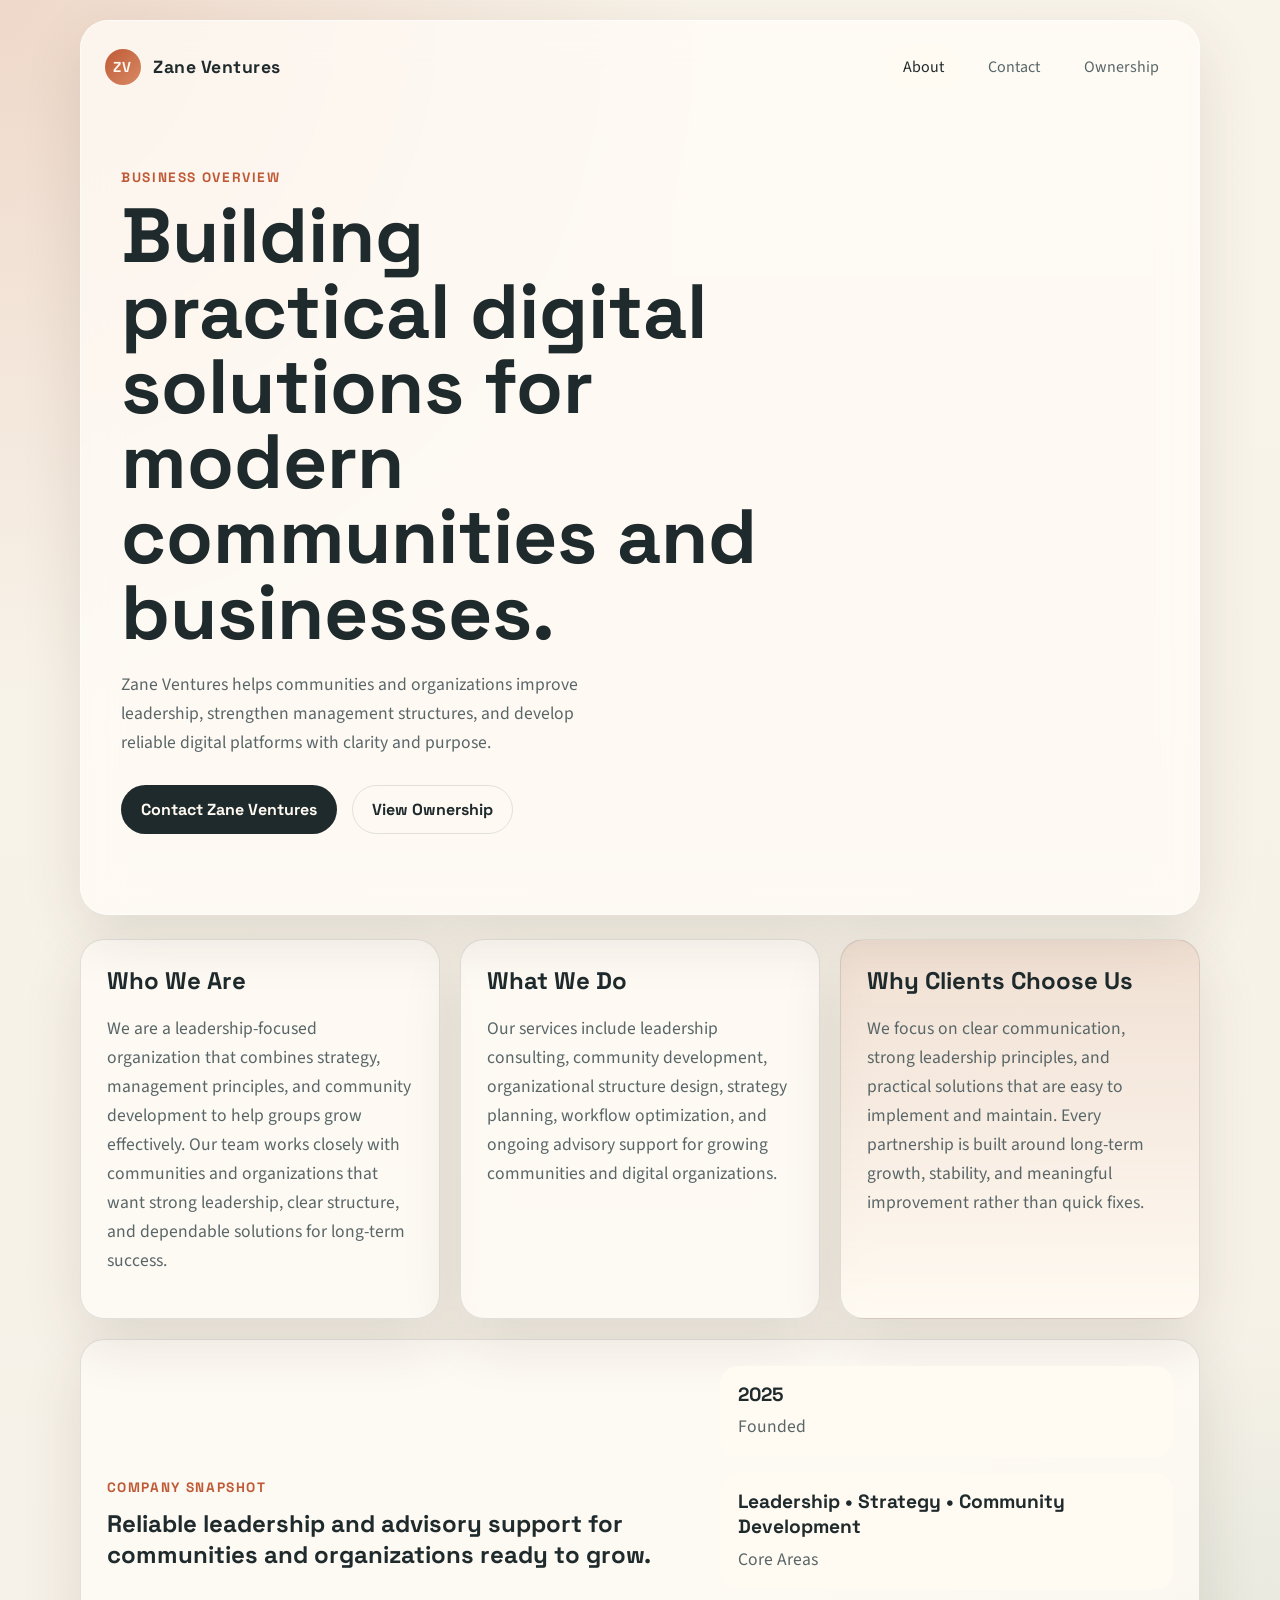
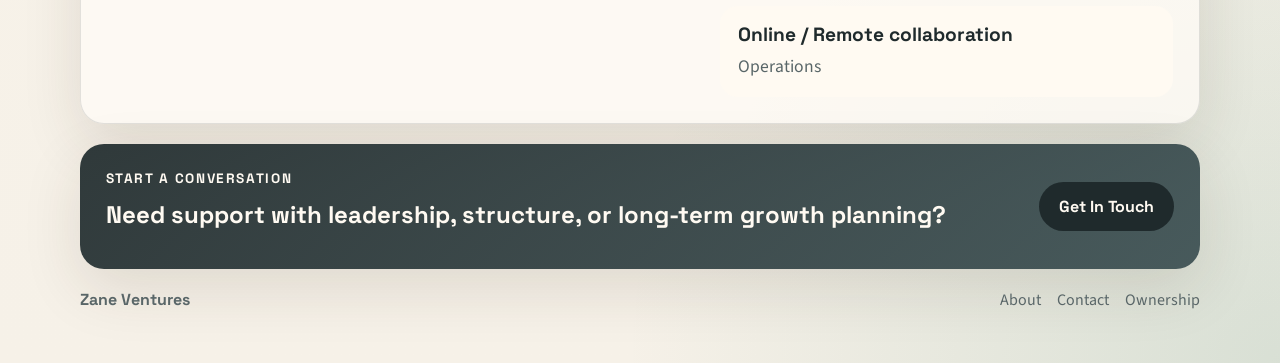
<file: index.html>
<!DOCTYPE html>
<html lang="en">
<head>
  <meta charset="UTF-8">
  <meta name="viewport" content="width=device-width, initial-scale=1.0">
  <title>Zane Ventures | General Information</title>
  <meta name="description" content="Zane Ventures provides leadership consulting, strategy, community development, and advisory support for growing organizations.">
  <link rel="preconnect" href="https://fonts.googleapis.com">
  <link rel="preconnect" href="https://fonts.gstatic.com" crossorigin>
  <link href="https://fonts.googleapis.com/css2?family=Space+Grotesk:wght@400;500;700&family=Source+Sans+3:wght@400;600&display=swap" rel="stylesheet">
  <link rel="stylesheet" href="styles.css">
</head>
<body>
  <div class="page-shell">
    <header class="hero">
      <nav class="site-nav">
        <a class="brand" href="index.html">
          <span class="brand-mark">ZV</span>
          <span>Zane Ventures</span>
        </a>
        <div class="nav-links">
          <a class="active" href="index.html">About</a>
          <a href="contact.html">Contact</a>
          <a href="ownership.html">Ownership</a>
        </div>
      </nav>

      <section class="hero-copy">
        <p class="eyebrow">Business Overview</p>
        <h1>Building practical digital solutions for modern communities and businesses.</h1>
        <p class="lead">
          Zane Ventures helps communities and organizations improve leadership, strengthen management
          structures, and develop reliable digital platforms with clarity and purpose.
        </p>
        <div class="hero-actions">
          <a class="button button-primary" href="contact.html">Contact Zane Ventures</a>
          <a class="button button-secondary" href="ownership.html">View Ownership</a>
        </div>
      </section>
    </header>

    <main>
      <section class="info-grid">
        <article class="card">
          <h2>Who We Are</h2>
          <p>
            We are a leadership-focused organization that combines strategy, management principles,
            and community development to help groups grow effectively. Our team works closely with
            communities and organizations that want strong leadership, clear structure, and dependable
            solutions for long-term success.
          </p>
        </article>

        <article class="card">
          <h2>What We Do</h2>
          <p>
            Our services include leadership consulting, community development, organizational structure
            design, strategy planning, workflow optimization, and ongoing advisory support for growing
            communities and digital organizations.
          </p>
        </article>

        <article class="card accent-card">
          <h2>Why Clients Choose Us</h2>
          <p>
            We focus on clear communication, strong leadership principles, and practical solutions that
            are easy to implement and maintain. Every partnership is built around long-term growth,
            stability, and meaningful improvement rather than quick fixes.
          </p>
        </article>
      </section>

      <section class="highlight">
        <div>
          <p class="eyebrow">Company Snapshot</p>
          <h2>Reliable leadership and advisory support for communities and organizations ready to grow.</h2>
        </div>
        <div class="stats">
          <div>
            <strong>2025</strong>
            <span>Founded</span>
          </div>
          <div>
            <strong>Leadership &bull; Strategy &bull; Community Development</strong>
            <span>Core Areas</span>
          </div>
          <div>
            <strong>Online / Remote collaboration</strong>
            <span>Operations</span>
          </div>
        </div>
      </section>

      <section class="cta-strip">
        <div>
          <p class="eyebrow">Start A Conversation</p>
          <h2>Need support with leadership, structure, or long-term growth planning?</h2>
        </div>
        <a class="button button-primary" href="contact.html">Get In Touch</a>
      </section>
    </main>

    <footer class="site-footer">
      <p>Zane Ventures</p>
      <div>
        <a href="index.html">About</a>
        <a href="contact.html">Contact</a>
        <a href="ownership.html">Ownership</a>
      </div>
    </footer>
  </div>
</body>
</html>
</file>
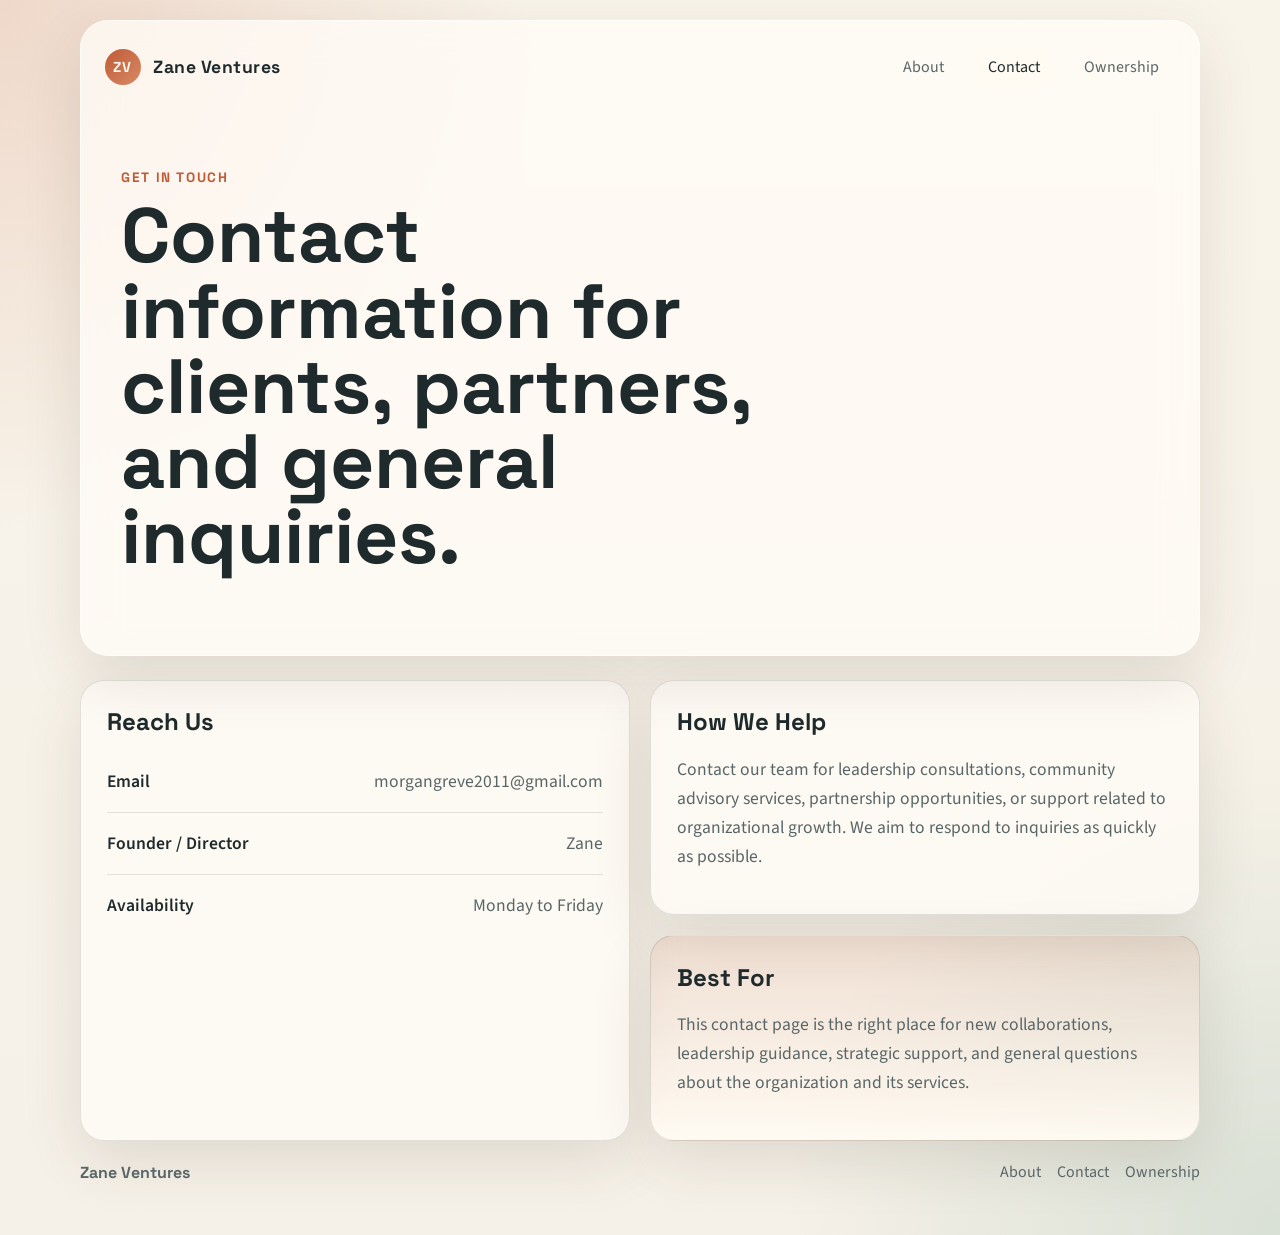
<file: contact.html>
<!DOCTYPE html>
<html lang="en">
<head>
  <meta charset="UTF-8">
  <meta name="viewport" content="width=device-width, initial-scale=1.0">
  <title>Zane Ventures | Contact Information</title>
  <meta name="description" content="Contact Zane Ventures for leadership consultations, advisory services, and partnership opportunities.">
  <link rel="preconnect" href="https://fonts.googleapis.com">
  <link rel="preconnect" href="https://fonts.gstatic.com" crossorigin>
  <link href="https://fonts.googleapis.com/css2?family=Space+Grotesk:wght@400;500;700&family=Source+Sans+3:wght@400;600&display=swap" rel="stylesheet">
  <link rel="stylesheet" href="styles.css">
</head>
<body>
  <div class="page-shell">
    <header class="subpage-header">
      <nav class="site-nav">
        <a class="brand" href="index.html">
          <span class="brand-mark">ZV</span>
          <span>Zane Ventures</span>
        </a>
        <div class="nav-links">
          <a href="index.html">About</a>
          <a class="active" href="contact.html">Contact</a>
          <a href="ownership.html">Ownership</a>
        </div>
      </nav>

      <section class="subpage-copy">
        <p class="eyebrow">Get In Touch</p>
        <h1>Contact information for clients, partners, and general inquiries.</h1>
      </section>
    </header>

    <main>
      <section class="contact-layout">
        <article class="card contact-card">
          <h2>Reach Us</h2>
          <ul class="contact-list">
            <li><span>Email</span><a href="mailto:morgangreve2011@gmail.com">morgangreve2011@gmail.com</a></li>
            <li><span>Founder / Director</span><span>Zane</span></li>
            <li><span>Availability</span><span>Monday to Friday</span></li>
          </ul>
        </article>

        <article class="card">
          <h2>How We Help</h2>
          <p>
            Contact our team for leadership consultations, community advisory services, partnership
            opportunities, or support related to organizational growth. We aim to respond to inquiries
            as quickly as possible.
          </p>
        </article>

        <article class="card accent-card">
          <h2>Best For</h2>
          <p>
            This contact page is the right place for new collaborations, leadership guidance,
            strategic support, and general questions about the organization and its services.
          </p>
        </article>
      </section>
    </main>

    <footer class="site-footer">
      <p>Zane Ventures</p>
      <div>
        <a href="index.html">About</a>
        <a href="contact.html">Contact</a>
        <a href="ownership.html">Ownership</a>
      </div>
    </footer>
  </div>
</body>
</html>
</file>
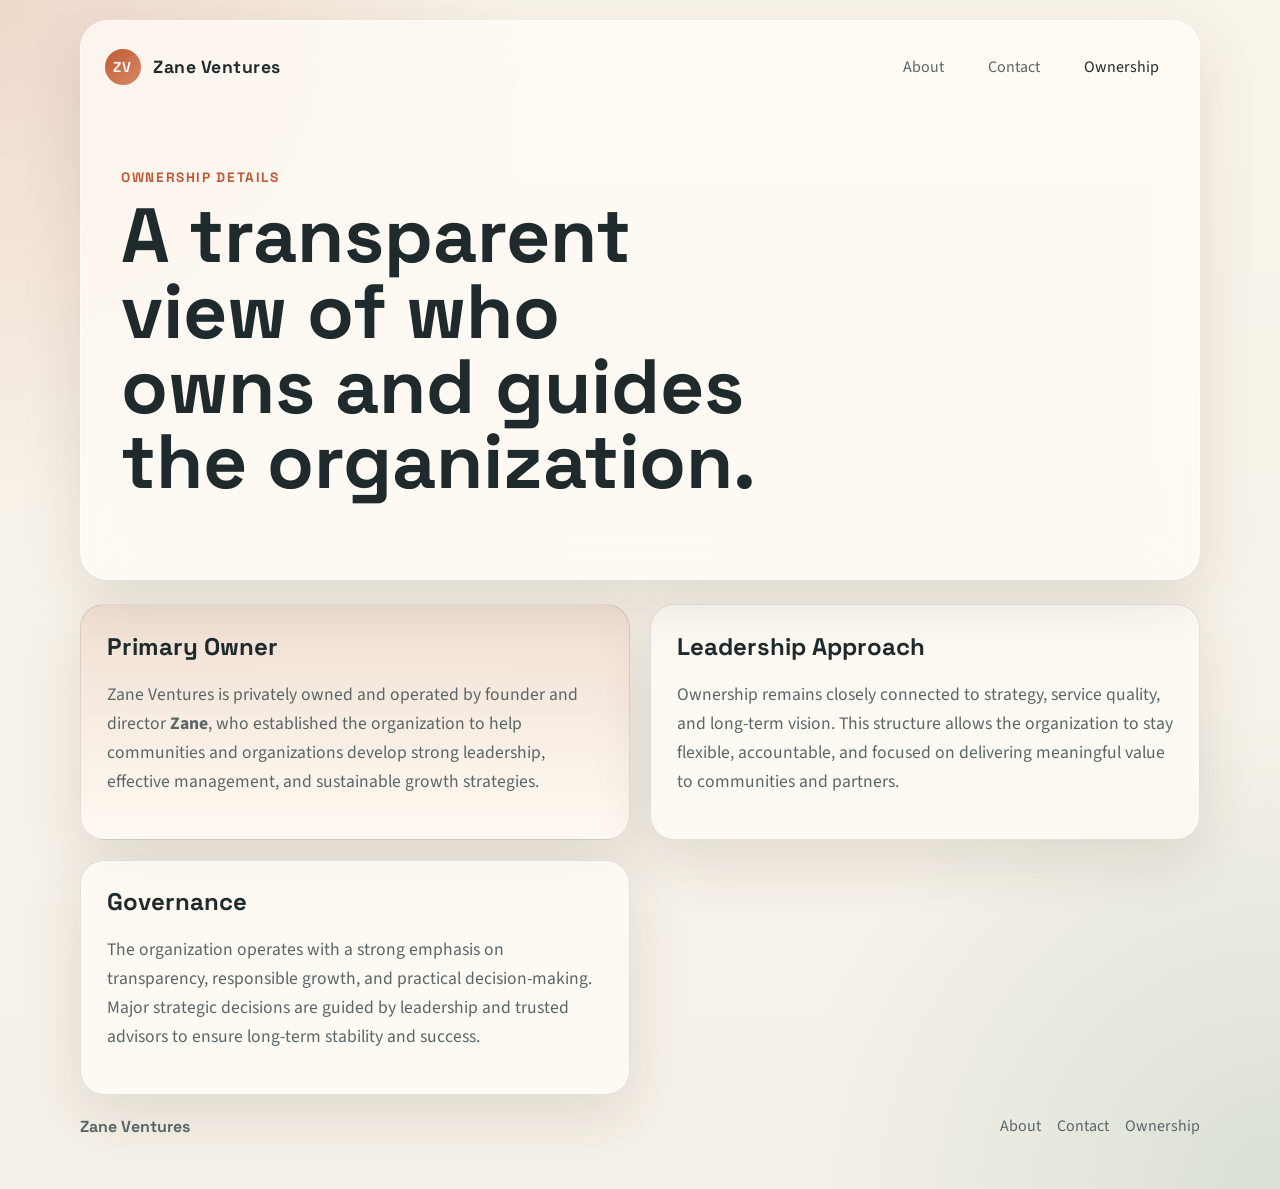
<file: ownership.html>
<!DOCTYPE html>
<html lang="en">
<head>
  <meta charset="UTF-8">
  <meta name="viewport" content="width=device-width, initial-scale=1.0">
  <title>Zane Ventures | Company Ownership</title>
  <meta name="description" content="Learn who owns and guides Zane Ventures and how the organization approaches leadership and governance.">
  <link rel="preconnect" href="https://fonts.googleapis.com">
  <link rel="preconnect" href="https://fonts.gstatic.com" crossorigin>
  <link href="https://fonts.googleapis.com/css2?family=Space+Grotesk:wght@400;500;700&family=Source+Sans+3:wght@400;600&display=swap" rel="stylesheet">
  <link rel="stylesheet" href="styles.css">
</head>
<body>
  <div class="page-shell">
    <header class="subpage-header">
      <nav class="site-nav">
        <a class="brand" href="index.html">
          <span class="brand-mark">ZV</span>
          <span>Zane Ventures</span>
        </a>
        <div class="nav-links">
          <a href="index.html">About</a>
          <a href="contact.html">Contact</a>
          <a class="active" href="ownership.html">Ownership</a>
        </div>
      </nav>

      <section class="subpage-copy">
        <p class="eyebrow">Ownership Details</p>
        <h1>A transparent view of who owns and guides the organization.</h1>
      </section>
    </header>

    <main>
      <section class="ownership-layout">
        <article class="card accent-card">
          <h2>Primary Owner</h2>
          <p>
            Zane Ventures is privately owned and operated by founder and director <strong>Zane</strong>,
            who established the organization to help communities and organizations develop strong
            leadership, effective management, and sustainable growth strategies.
          </p>
        </article>

        <article class="card">
          <h2>Leadership Approach</h2>
          <p>
            Ownership remains closely connected to strategy, service quality, and long-term vision.
            This structure allows the organization to stay flexible, accountable, and focused on
            delivering meaningful value to communities and partners.
          </p>
        </article>

        <article class="card">
          <h2>Governance</h2>
          <p>
            The organization operates with a strong emphasis on transparency, responsible growth,
            and practical decision-making. Major strategic decisions are guided by leadership and
            trusted advisors to ensure long-term stability and success.
          </p>
        </article>
      </section>
    </main>

    <footer class="site-footer">
      <p>Zane Ventures</p>
      <div>
        <a href="index.html">About</a>
        <a href="contact.html">Contact</a>
        <a href="ownership.html">Ownership</a>
      </div>
    </footer>
  </div>
</body>
</html>
</file>
<file: styles.css>
:root {
  --bg: #f6f1e8;
  --panel: rgba(255, 252, 247, 0.78);
  --panel-strong: #fffaf2;
  --text: #1f2a2c;
  --muted: #596668;
  --line: rgba(31, 42, 44, 0.12);
  --accent: #bf5a36;
  --accent-soft: #f2d0b8;
  --shadow: 0 20px 60px rgba(58, 42, 24, 0.12);
}

* {
  box-sizing: border-box;
}

body {
  margin: 0;
  min-height: 100vh;
  font-family: "Source Sans 3", sans-serif;
  color: var(--text);
  background:
    radial-gradient(circle at top left, rgba(191, 90, 54, 0.18), transparent 30%),
    radial-gradient(circle at bottom right, rgba(48, 124, 102, 0.15), transparent 28%),
    linear-gradient(180deg, #f9f4ea 0%, var(--bg) 100%);
}

a {
  color: inherit;
  text-decoration: none;
}

.page-shell {
  width: min(1120px, calc(100% - 2rem));
  margin: 0 auto;
  padding: 1.25rem 0 3rem;
}

.hero,
.subpage-header {
  background: var(--panel);
  backdrop-filter: blur(18px);
  border: 1px solid rgba(255, 255, 255, 0.6);
  border-radius: 28px;
  box-shadow: var(--shadow);
  overflow: hidden;
}

.hero {
  padding: 1.5rem;
}

.subpage-header {
  padding: 1.5rem;
}

.site-nav {
  display: flex;
  align-items: center;
  justify-content: space-between;
  gap: 1rem;
}

.brand {
  display: inline-flex;
  align-items: center;
  gap: 0.75rem;
  font-family: "Space Grotesk", sans-serif;
  font-size: 1.1rem;
  font-weight: 700;
  letter-spacing: 0.03em;
}

.brand-mark {
  display: inline-grid;
  place-items: center;
  width: 2.25rem;
  height: 2.25rem;
  border-radius: 999px;
  background: linear-gradient(135deg, var(--accent), #d88a65);
  color: #fff8f1;
  font-size: 0.9rem;
  letter-spacing: 0.08em;
}

.nav-links {
  display: flex;
  flex-wrap: wrap;
  gap: 0.75rem;
}

.nav-links a {
  padding: 0.7rem 1rem;
  border-radius: 999px;
  color: var(--muted);
  transition: 180ms ease;
}

.nav-links a:hover,
.nav-links a.active {
  background: var(--panel-strong);
  color: var(--text);
}

.hero-copy,
.subpage-copy {
  padding: 5rem 1rem 3.5rem;
}

.eyebrow {
  margin: 0 0 0.75rem;
  font-family: "Space Grotesk", sans-serif;
  font-size: 0.85rem;
  font-weight: 700;
  letter-spacing: 0.12em;
  text-transform: uppercase;
  color: var(--accent);
}

h1,
h2 {
  font-family: "Space Grotesk", sans-serif;
  margin: 0;
}

h1 {
  max-width: 13ch;
  font-size: clamp(2.8rem, 6vw, 5.6rem);
  line-height: 0.98;
}

h2 {
  font-size: 1.5rem;
  margin-bottom: 0.85rem;
}

.lead,
.card p,
.contact-list,
.highlight span {
  font-size: 1.1rem;
  line-height: 1.65;
  color: var(--muted);
}

.lead {
  max-width: 56ch;
  margin-top: 1.25rem;
}

.hero-actions {
  display: flex;
  flex-wrap: wrap;
  gap: 0.9rem;
  margin-top: 1.75rem;
}

.button {
  display: inline-flex;
  align-items: center;
  justify-content: center;
  min-height: 3rem;
  padding: 0.8rem 1.2rem;
  border-radius: 999px;
  border: 1px solid transparent;
  font-family: "Space Grotesk", sans-serif;
  font-weight: 700;
  transition: 180ms ease;
}

.button-primary {
  background: var(--text);
  color: #fffaf2;
}

.button-primary:hover {
  transform: translateY(-1px);
  box-shadow: 0 12px 24px rgba(31, 42, 44, 0.16);
}

.button-secondary {
  background: transparent;
  border-color: var(--line);
  color: var(--text);
}

.button-secondary:hover {
  background: var(--panel-strong);
}

main {
  padding-top: 1.5rem;
}

.info-grid,
.ownership-layout,
.contact-layout {
  display: grid;
  gap: 1.25rem;
}

.info-grid {
  grid-template-columns: repeat(3, minmax(0, 1fr));
}

.ownership-layout,
.contact-layout {
  grid-template-columns: repeat(2, minmax(0, 1fr));
}

.card,
.highlight {
  background: var(--panel);
  border: 1px solid var(--line);
  border-radius: 24px;
  padding: 1.6rem;
  box-shadow: var(--shadow);
}

.accent-card {
  background: linear-gradient(180deg, rgba(191, 90, 54, 0.12), rgba(255, 250, 242, 0.95));
}

.highlight {
  margin-top: 1.25rem;
  display: grid;
  grid-template-columns: 1.3fr 1fr;
  gap: 1.5rem;
  align-items: center;
}

.cta-strip {
  margin-top: 1.25rem;
  display: flex;
  align-items: center;
  justify-content: space-between;
  gap: 1rem;
  background: linear-gradient(135deg, rgba(31, 42, 44, 0.92), rgba(55, 75, 78, 0.9));
  color: #fffaf2;
  border-radius: 24px;
  padding: 1.6rem;
  box-shadow: var(--shadow);
}

.cta-strip .eyebrow,
.cta-strip h2 {
  color: #fffaf2;
}

.stats {
  display: grid;
  gap: 1rem;
}

.stats div {
  padding: 1rem 1.1rem;
  background: var(--panel-strong);
  border-radius: 18px;
}

.stats strong {
  display: block;
  font-family: "Space Grotesk", sans-serif;
  font-size: 1.2rem;
  margin-bottom: 0.35rem;
}

.contact-card {
  grid-row: span 2;
}

.contact-list {
  list-style: none;
  padding: 0;
  margin: 0;
}

.contact-list li {
  display: flex;
  justify-content: space-between;
  gap: 1rem;
  padding: 1rem 0;
  border-bottom: 1px solid var(--line);
}

.contact-list li:last-child {
  border-bottom: 0;
}

.contact-list span:first-child {
  color: var(--text);
  font-weight: 600;
  min-width: 88px;
}

.site-footer {
  display: flex;
  align-items: center;
  justify-content: space-between;
  gap: 1rem;
  padding: 1.25rem 0 0.25rem;
  color: var(--muted);
}

.site-footer p {
  margin: 0;
  font-family: "Space Grotesk", sans-serif;
  font-weight: 700;
}

.site-footer div {
  display: flex;
  flex-wrap: wrap;
  gap: 1rem;
}

@media (max-width: 860px) {
  .info-grid,
  .ownership-layout,
  .contact-layout,
  .highlight {
    grid-template-columns: 1fr;
  }

  .site-nav {
    flex-direction: column;
    align-items: flex-start;
  }

  .cta-strip,
  .site-footer {
    flex-direction: column;
    align-items: flex-start;
  }

  .hero-copy,
  .subpage-copy {
    padding: 3.5rem 0.25rem 2.5rem;
  }

  h1 {
    max-width: none;
  }

  .contact-card {
    grid-row: auto;
  }
}

@media (max-width: 560px) {
  .page-shell {
    width: min(100% - 1rem, 1120px);
  }

  .hero,
  .subpage-header,
  .card,
  .highlight {
    border-radius: 22px;
  }

  .nav-links {
    width: 100%;
  }

  .nav-links a {
    flex: 1 1 100%;
    text-align: center;
  }

  .contact-list li {
    flex-direction: column;
    gap: 0.35rem;
  }
}
</file>
